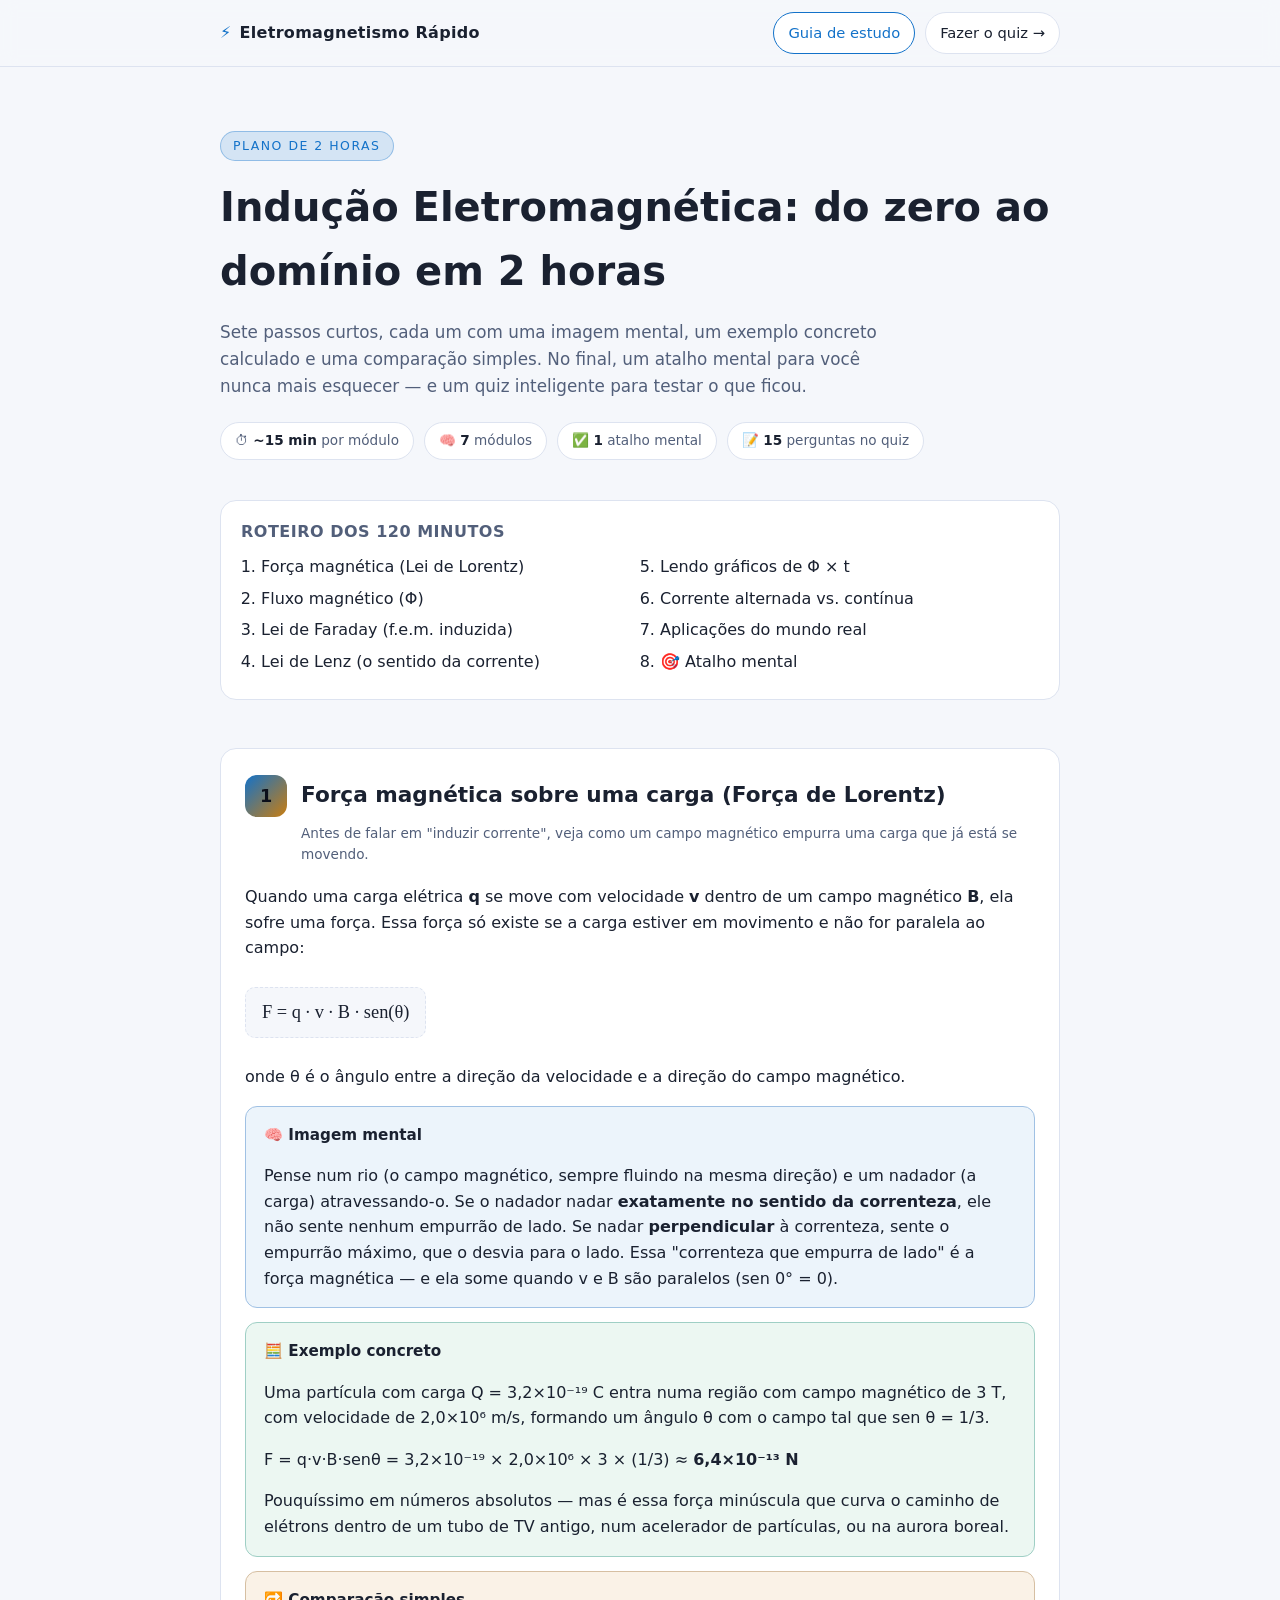
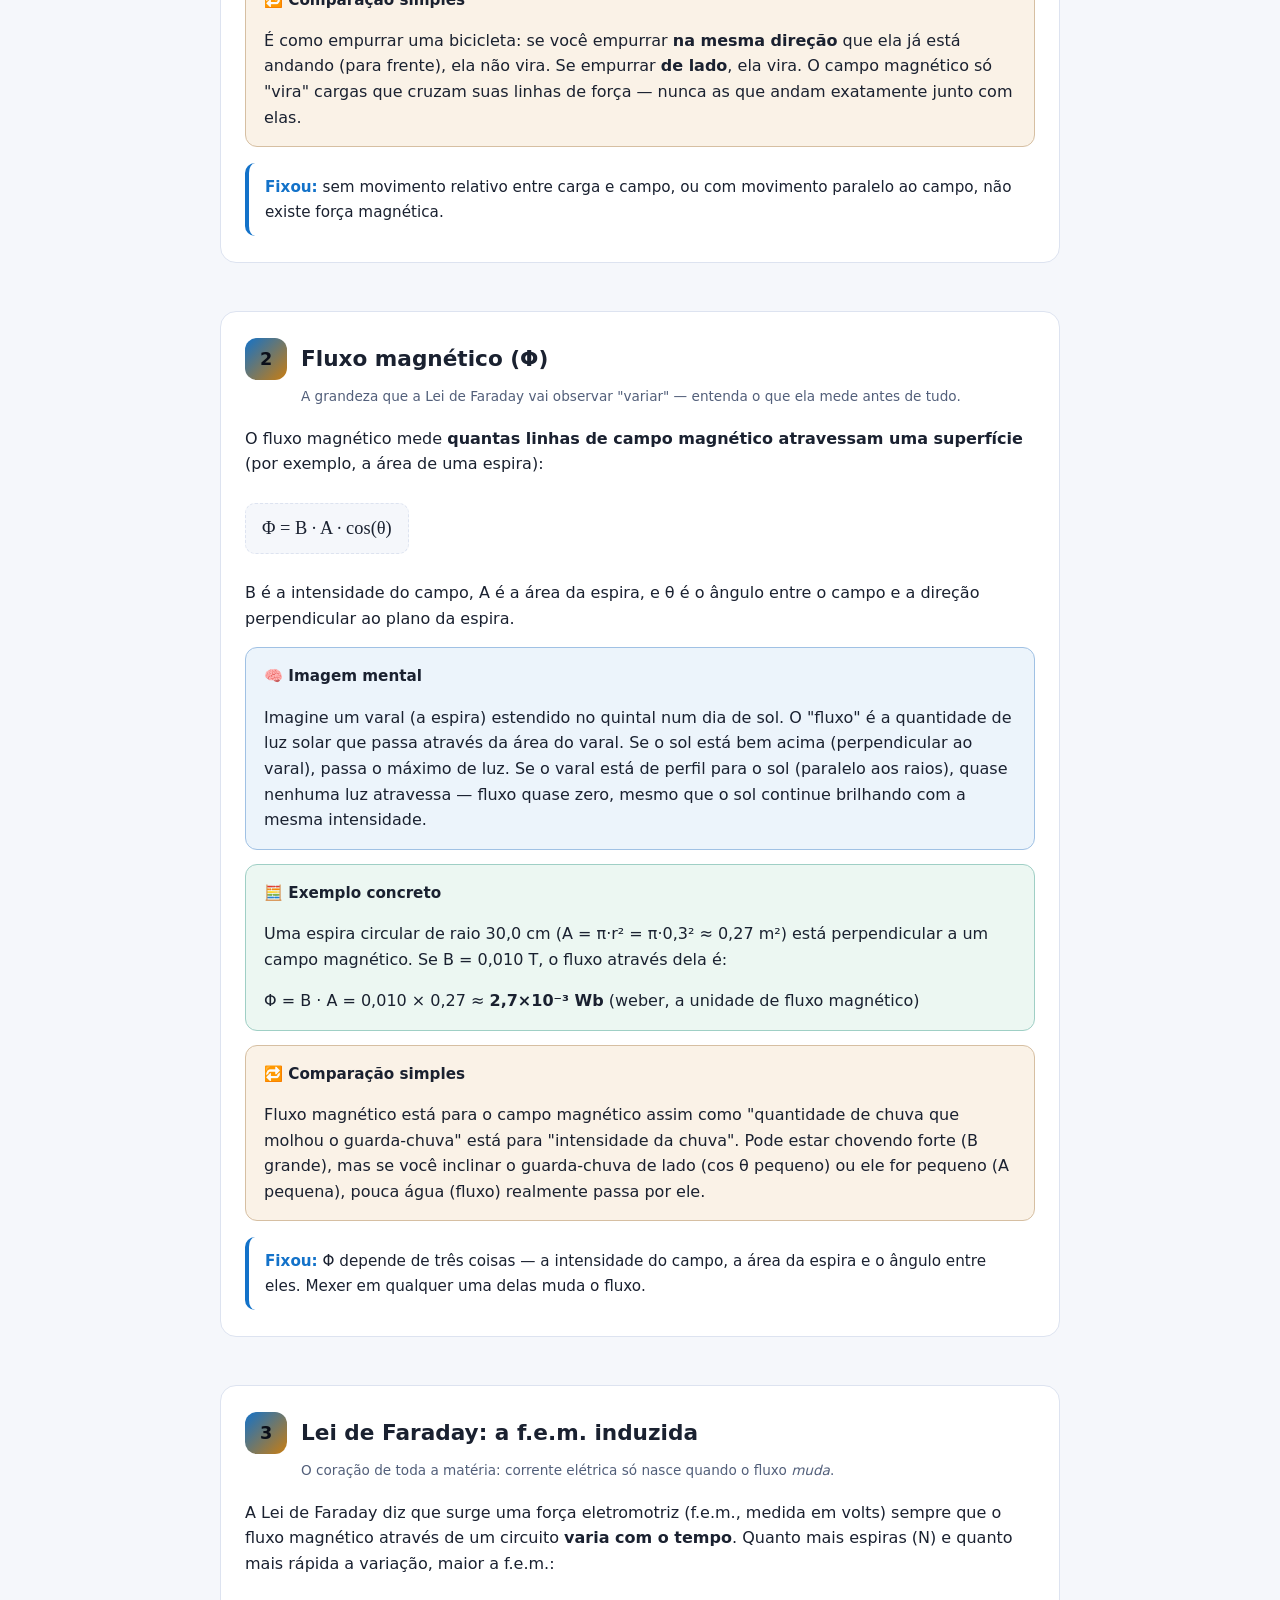
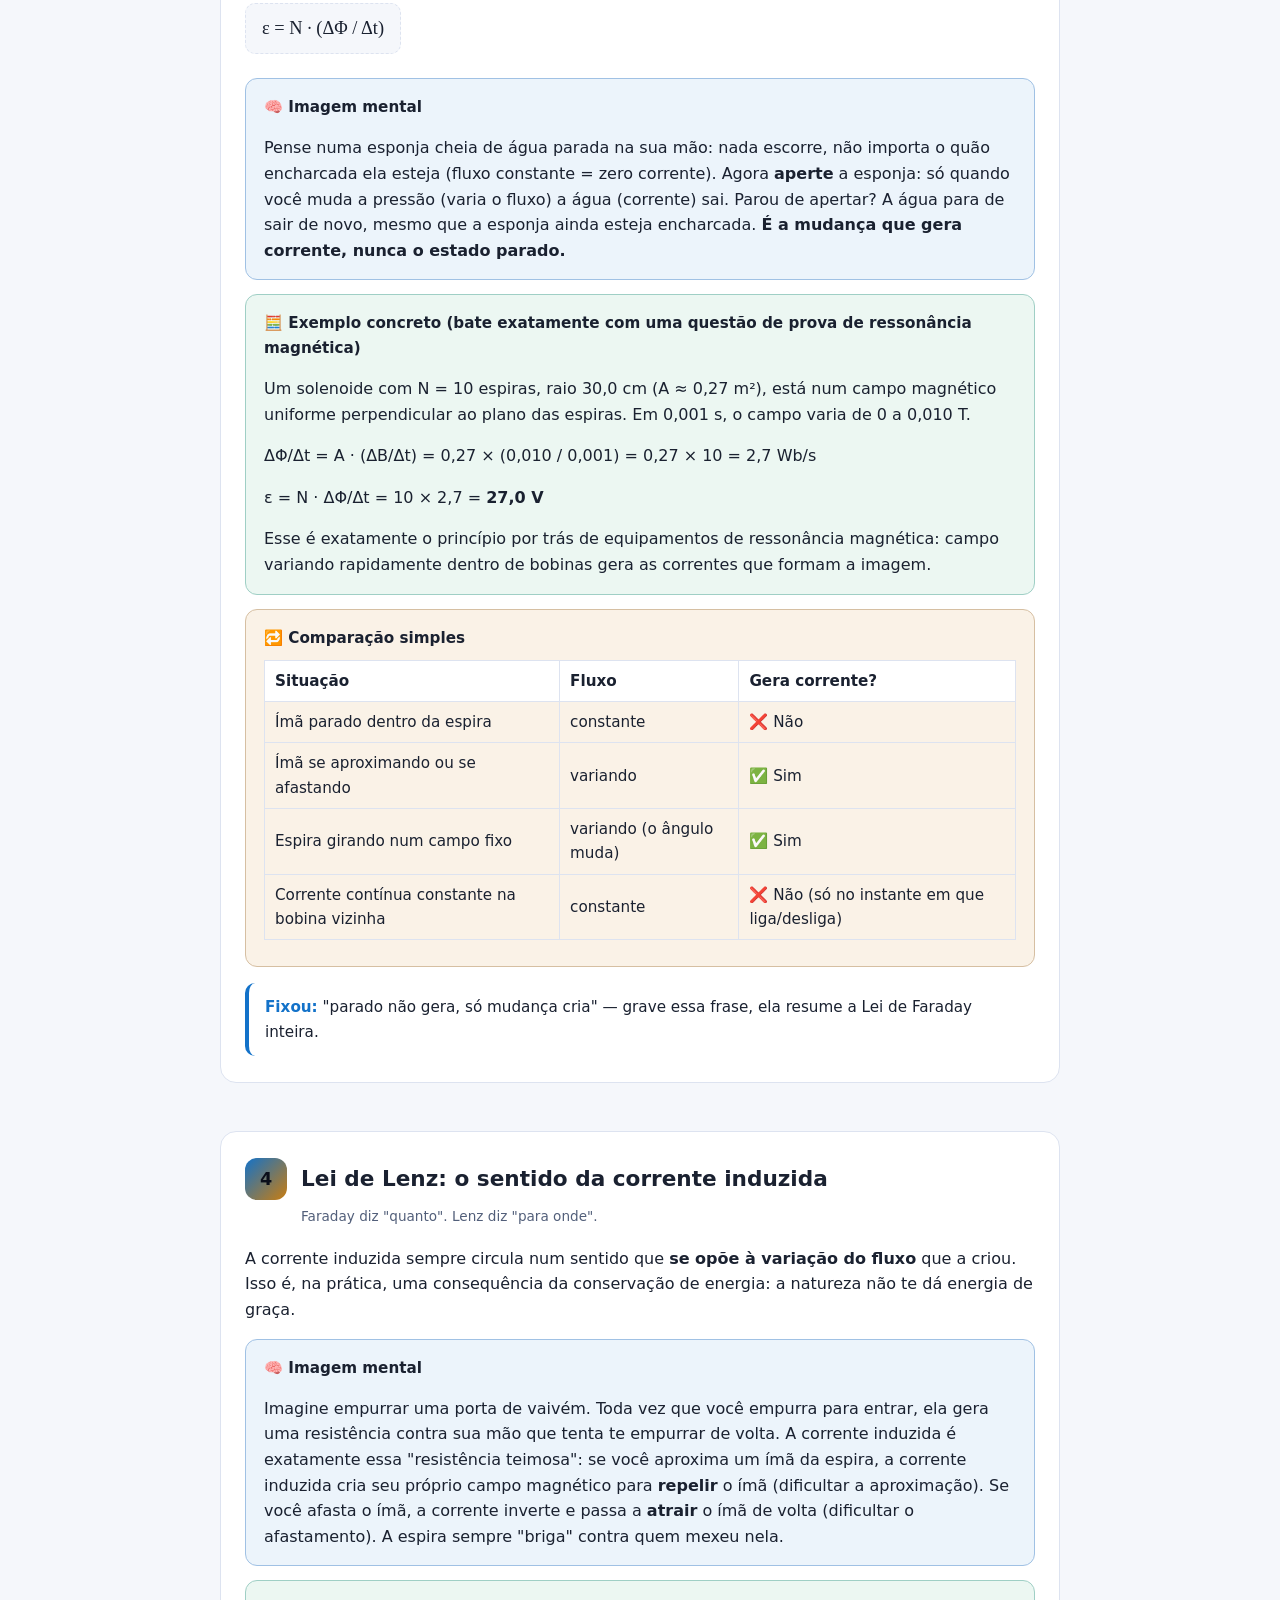
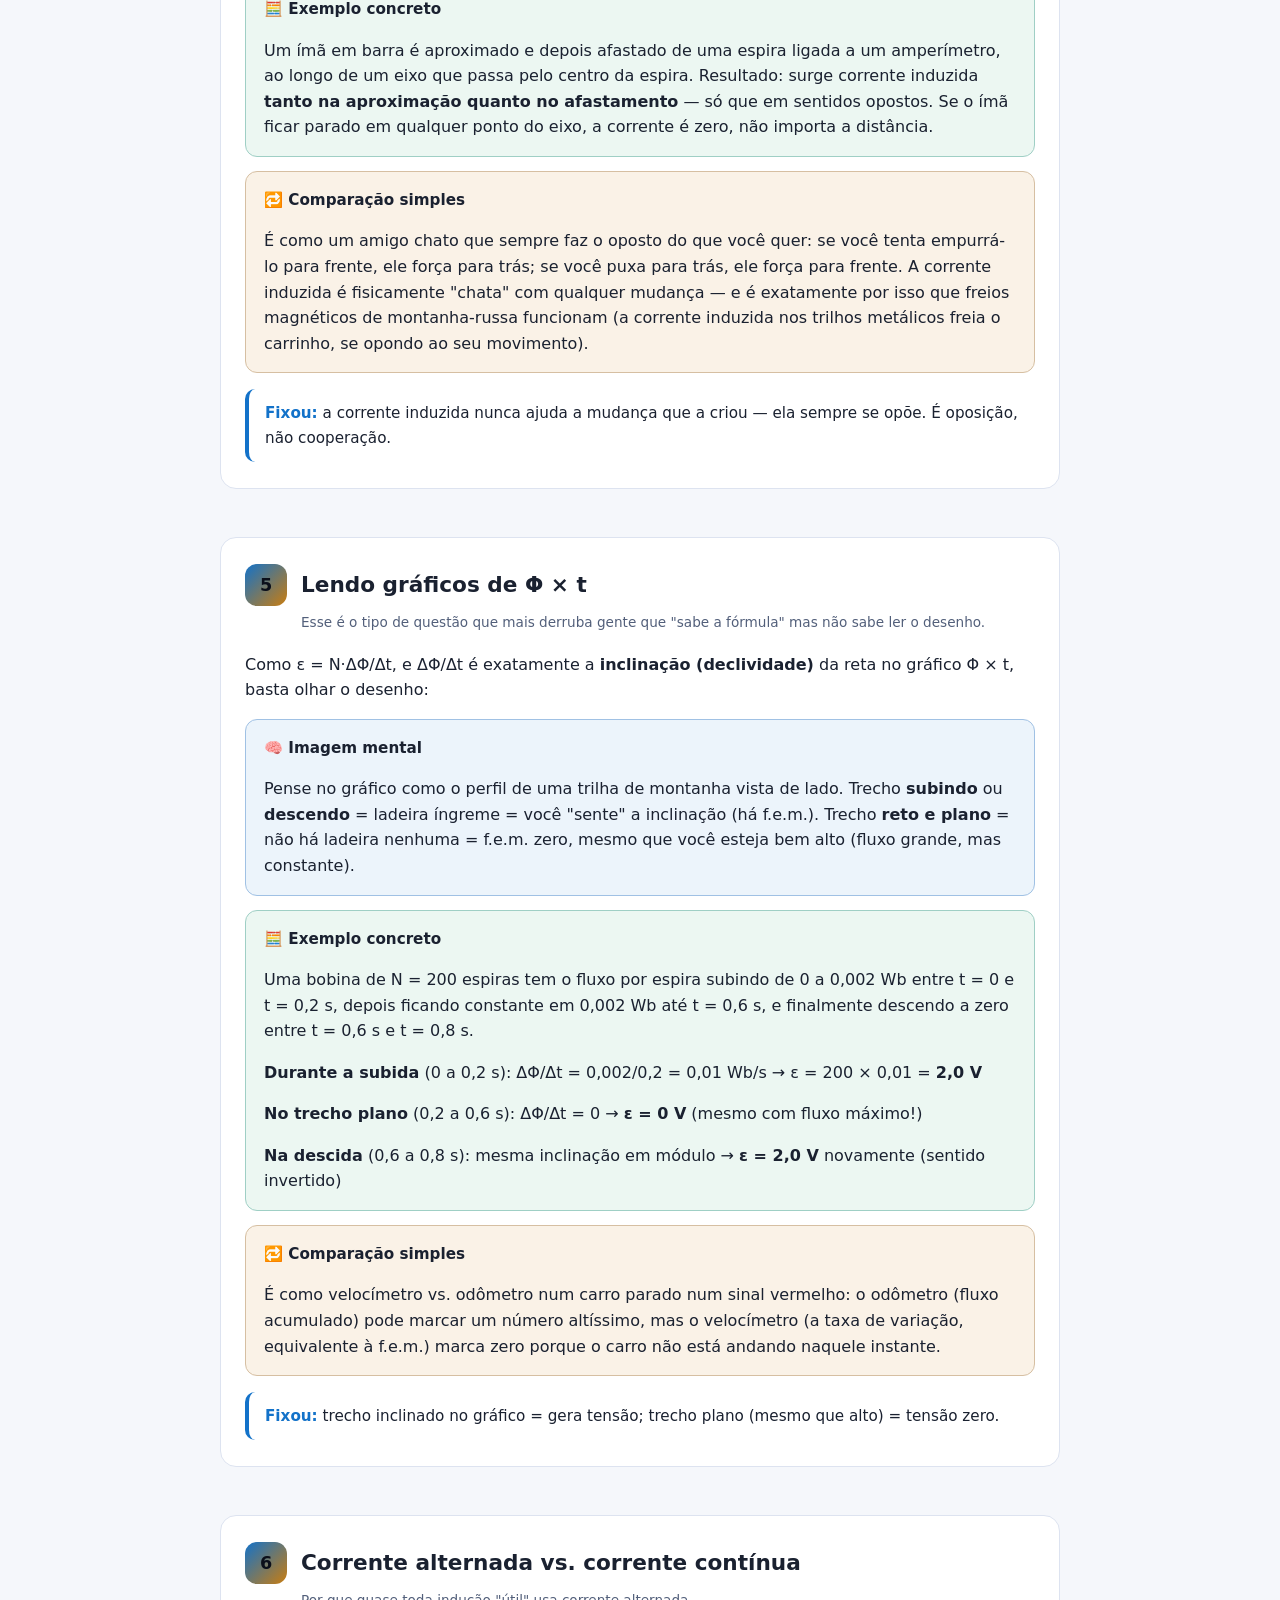
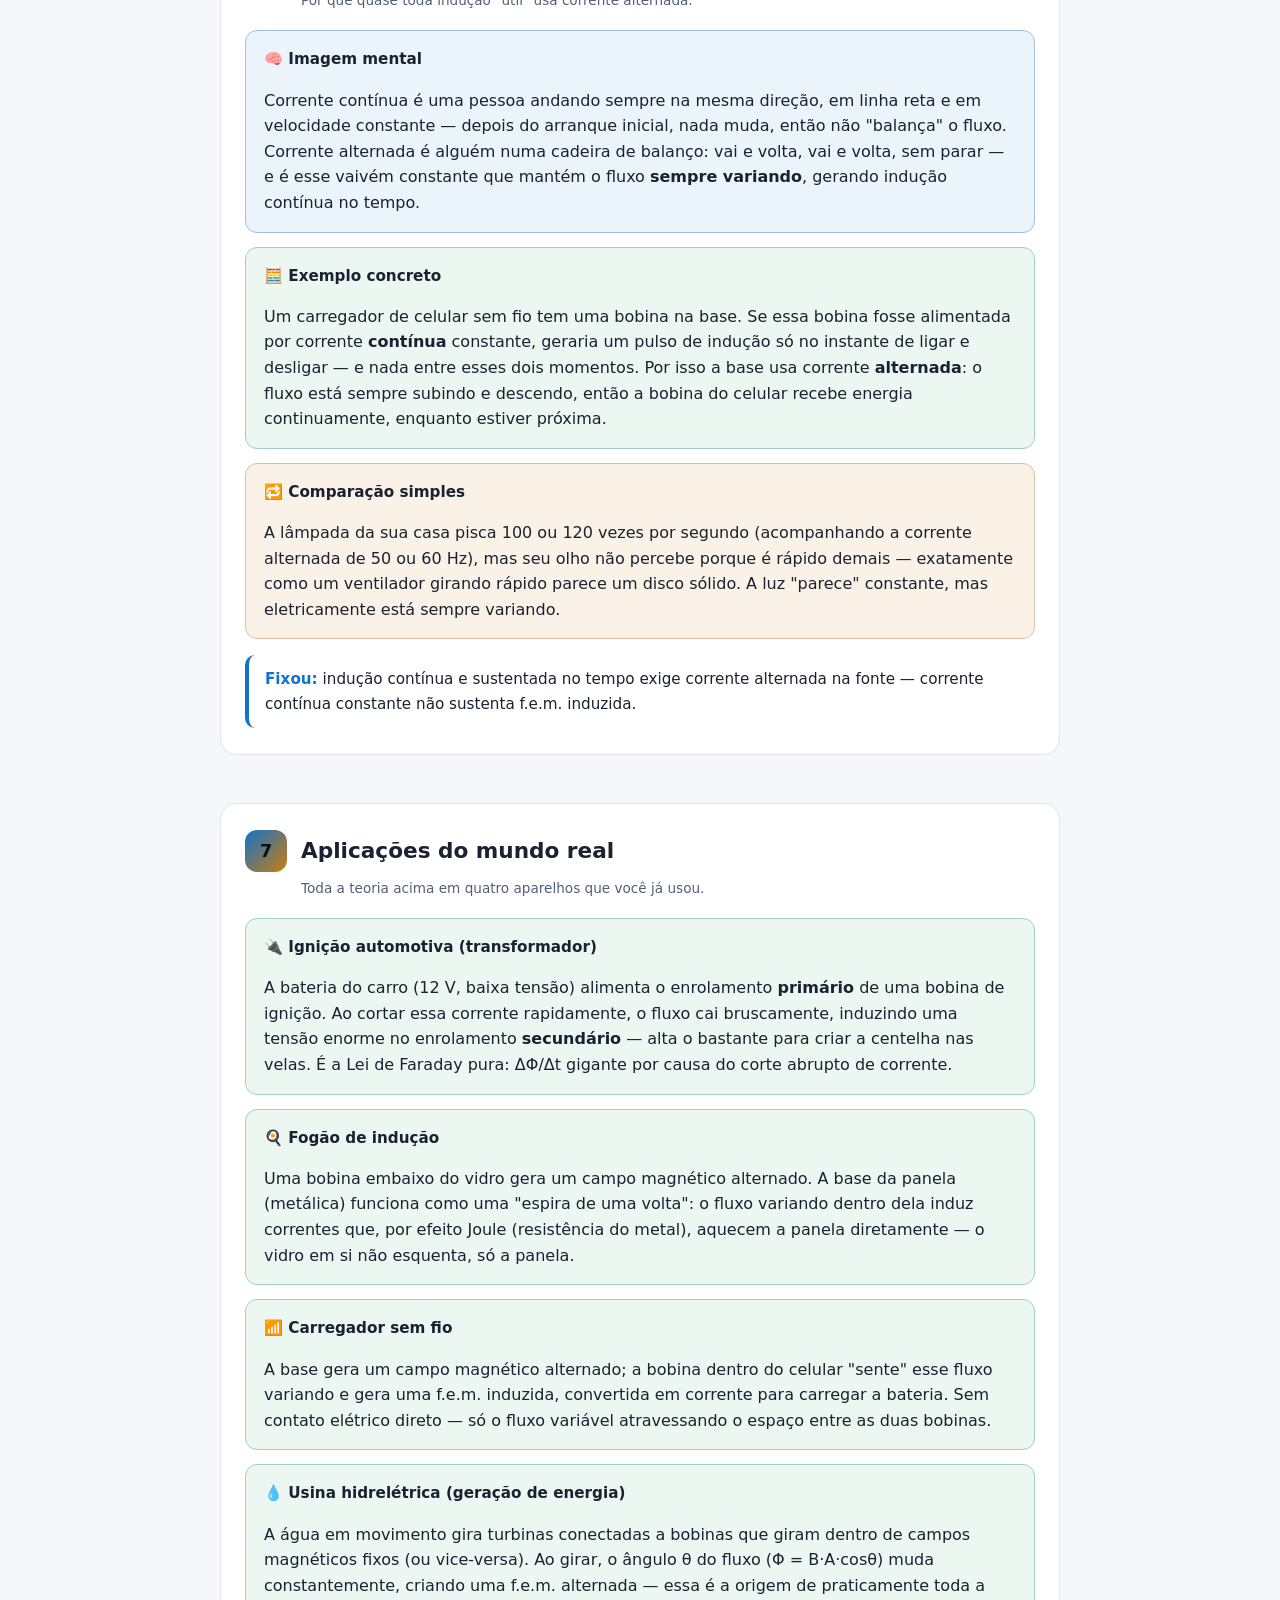
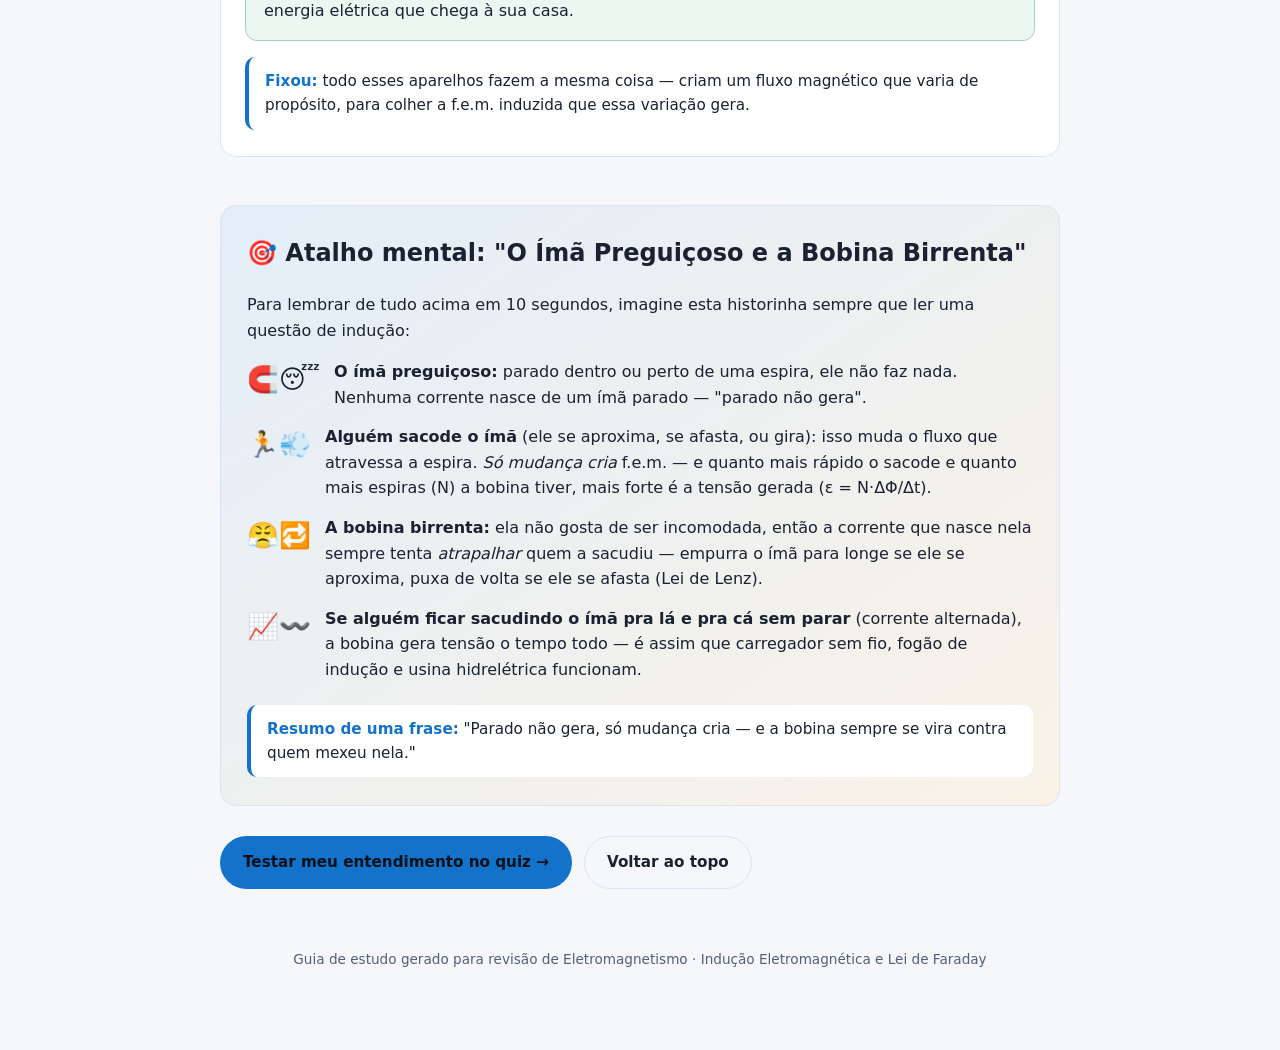
<file: index.html>
<!doctype html>
<html lang="pt-BR">
<head>
<meta charset="UTF-8" />
<meta name="viewport" content="width=device-width, initial-scale=1.0" />
<title>Eletromagnetismo em 2 Horas — Guia de Estudo</title>
<meta name="description" content="Guia rápido de Indução Eletromagnética e Lei de Faraday: imagens mentais, exemplos concretos, comparações simples e um atalho mental." />
<link rel="stylesheet" href="style.css" />
</head>
<body>

<div class="top-nav">
  <div class="top-nav-inner">
    <a class="brand" href="index.html"><span class="spark">⚡</span> Eletromagnetismo Rápido</a>
    <div class="nav-links">
      <a href="index.html" class="active">Guia de estudo</a>
      <a href="quiz.html">Fazer o quiz →</a>
    </div>
  </div>
</div>

<div class="wrap">

  <header class="hero">
    <span class="kicker">Plano de 2 horas</span>
    <h1>Indução Eletromagnética: do zero ao domínio em 2 horas</h1>
    <p class="subtitle">Sete passos curtos, cada um com uma imagem mental, um exemplo concreto calculado e uma comparação simples. No final, um atalho mental para você nunca mais esquecer — e um quiz inteligente para testar o que ficou.</p>

    <div class="timebar">
      <span class="pill">⏱ <b>~15 min</b> por módulo</span>
      <span class="pill">🧠 <b>7</b> módulos</span>
      <span class="pill">✅ <b>1</b> atalho mental</span>
      <span class="pill">📝 <b>15</b> perguntas no quiz</span>
    </div>
  </header>

  <nav class="toc" aria-label="Sumário">
    <h2>Roteiro dos 120 minutos</h2>
    <ol>
      <li><a href="#m1">Força magnética (Lei de Lorentz)</a></li>
      <li><a href="#m2">Fluxo magnético (Φ)</a></li>
      <li><a href="#m3">Lei de Faraday (f.e.m. induzida)</a></li>
      <li><a href="#m4">Lei de Lenz (o sentido da corrente)</a></li>
      <li><a href="#m5">Lendo gráficos de Φ × t</a></li>
      <li><a href="#m6">Corrente alternada vs. contínua</a></li>
      <li><a href="#m7">Aplicações do mundo real</a></li>
      <li><a href="#atalho">🎯 Atalho mental</a></li>
    </ol>
  </nav>

  <!-- MODULE 1 -->
  <section class="module" id="m1">
    <div class="module-head">
      <div class="module-num">1</div>
      <h2>Força magnética sobre uma carga (Força de Lorentz)</h2>
    </div>
    <p class="module-tag">Antes de falar em "induzir corrente", veja como um campo magnético empurra uma carga que já está se movendo.</p>

    <p>Quando uma carga elétrica <b>q</b> se move com velocidade <b>v</b> dentro de um campo magnético <b>B</b>, ela sofre uma força. Essa força só existe se a carga estiver em movimento e não for paralela ao campo:</p>
    <div class="formula">F = q · v · B · sen(θ)</div>
    <p>onde θ é o ângulo entre a direção da velocidade e a direção do campo magnético.</p>

    <div class="box image">
      <h3>🧠 Imagem mental</h3>
      <p>Pense num rio (o campo magnético, sempre fluindo na mesma direção) e um nadador (a carga) atravessando-o. Se o nadador nadar <b>exatamente no sentido da correnteza</b>, ele não sente nenhum empurrão de lado. Se nadar <b>perpendicular</b> à correnteza, sente o empurrão máximo, que o desvia para o lado. Essa "correnteza que empurra de lado" é a força magnética — e ela some quando v e B são paralelos (sen 0° = 0).</p>
    </div>

    <div class="box example">
      <h3>🧮 Exemplo concreto</h3>
      <p>Uma partícula com carga Q = 3,2×10⁻¹⁹ C entra numa região com campo magnético de 3 T, com velocidade de 2,0×10⁶ m/s, formando um ângulo θ com o campo tal que sen θ = 1/3.</p>
      <p>F = q·v·B·senθ = 3,2×10⁻¹⁹ × 2,0×10⁶ × 3 × (1/3) ≈ <b>6,4×10⁻¹³ N</b></p>
      <p>Pouquíssimo em números absolutos — mas é essa força minúscula que curva o caminho de elétrons dentro de um tubo de TV antigo, num acelerador de partículas, ou na aurora boreal.</p>
    </div>

    <div class="box compare">
      <h3>🔁 Comparação simples</h3>
      <p>É como empurrar uma bicicleta: se você empurrar <b>na mesma direção</b> que ela já está andando (para frente), ela não vira. Se empurrar <b>de lado</b>, ela vira. O campo magnético só "vira" cargas que cruzam suas linhas de força — nunca as que andam exatamente junto com elas.</p>
    </div>

    <div class="recall"><b>Fixou:</b> sem movimento relativo entre carga e campo, ou com movimento paralelo ao campo, não existe força magnética.</div>
  </section>

  <!-- MODULE 2 -->
  <section class="module" id="m2">
    <div class="module-head">
      <div class="module-num">2</div>
      <h2>Fluxo magnético (Φ)</h2>
    </div>
    <p class="module-tag">A grandeza que a Lei de Faraday vai observar "variar" — entenda o que ela mede antes de tudo.</p>

    <p>O fluxo magnético mede <b>quantas linhas de campo magnético atravessam uma superfície</b> (por exemplo, a área de uma espira):</p>
    <div class="formula">Φ = B · A · cos(θ)</div>
    <p>B é a intensidade do campo, A é a área da espira, e θ é o ângulo entre o campo e a direção perpendicular ao plano da espira.</p>

    <div class="box image">
      <h3>🧠 Imagem mental</h3>
      <p>Imagine um varal (a espira) estendido no quintal num dia de sol. O "fluxo" é a quantidade de luz solar que passa através da área do varal. Se o sol está bem acima (perpendicular ao varal), passa o máximo de luz. Se o varal está de perfil para o sol (paralelo aos raios), quase nenhuma luz atravessa — fluxo quase zero, mesmo que o sol continue brilhando com a mesma intensidade.</p>
    </div>

    <div class="box example">
      <h3>🧮 Exemplo concreto</h3>
      <p>Uma espira circular de raio 30,0 cm (A = π·r² = π·0,3² ≈ 0,27 m²) está perpendicular a um campo magnético. Se B = 0,010 T, o fluxo através dela é:</p>
      <p>Φ = B · A = 0,010 × 0,27 ≈ <b>2,7×10⁻³ Wb</b> (weber, a unidade de fluxo magnético)</p>
    </div>

    <div class="box compare">
      <h3>🔁 Comparação simples</h3>
      <p>Fluxo magnético está para o campo magnético assim como "quantidade de chuva que molhou o guarda-chuva" está para "intensidade da chuva". Pode estar chovendo forte (B grande), mas se você inclinar o guarda-chuva de lado (cos θ pequeno) ou ele for pequeno (A pequena), pouca água (fluxo) realmente passa por ele.</p>
    </div>

    <div class="recall"><b>Fixou:</b> Φ depende de três coisas — a intensidade do campo, a área da espira e o ângulo entre eles. Mexer em qualquer uma delas muda o fluxo.</div>
  </section>

  <!-- MODULE 3 -->
  <section class="module" id="m3">
    <div class="module-head">
      <div class="module-num">3</div>
      <h2>Lei de Faraday: a f.e.m. induzida</h2>
    </div>
    <p class="module-tag">O coração de toda a matéria: corrente elétrica só nasce quando o fluxo <i>muda</i>.</p>

    <p>A Lei de Faraday diz que surge uma força eletromotriz (f.e.m., medida em volts) sempre que o fluxo magnético através de um circuito <b>varia com o tempo</b>. Quanto mais espiras (N) e quanto mais rápida a variação, maior a f.e.m.:</p>
    <div class="formula">ε = N · (ΔΦ / Δt)</div>

    <div class="box image">
      <h3>🧠 Imagem mental</h3>
      <p>Pense numa esponja cheia de água parada na sua mão: nada escorre, não importa o quão encharcada ela esteja (fluxo constante = zero corrente). Agora <b>aperte</b> a esponja: só quando você muda a pressão (varia o fluxo) a água (corrente) sai. Parou de apertar? A água para de sair de novo, mesmo que a esponja ainda esteja encharcada. <b>É a mudança que gera corrente, nunca o estado parado.</b></p>
    </div>

    <div class="box example">
      <h3>🧮 Exemplo concreto (bate exatamente com uma questão de prova de ressonância magnética)</h3>
      <p>Um solenoide com N = 10 espiras, raio 30,0 cm (A ≈ 0,27 m²), está num campo magnético uniforme perpendicular ao plano das espiras. Em 0,001 s, o campo varia de 0 a 0,010 T.</p>
      <p>ΔΦ/Δt = A · (ΔB/Δt) = 0,27 × (0,010 / 0,001) = 0,27 × 10 = 2,7 Wb/s</p>
      <p>ε = N · ΔΦ/Δt = 10 × 2,7 = <b>27,0 V</b></p>
      <p>Esse é exatamente o princípio por trás de equipamentos de ressonância magnética: campo variando rapidamente dentro de bobinas gera as correntes que formam a imagem.</p>
    </div>

    <div class="box compare">
      <h3>🔁 Comparação simples</h3>
      <table class="compare-table">
        <tr><th>Situação</th><th>Fluxo</th><th>Gera corrente?</th></tr>
        <tr><td>Ímã parado dentro da espira</td><td>constante</td><td>❌ Não</td></tr>
        <tr><td>Ímã se aproximando ou se afastando</td><td>variando</td><td>✅ Sim</td></tr>
        <tr><td>Espira girando num campo fixo</td><td>variando (o ângulo muda)</td><td>✅ Sim</td></tr>
        <tr><td>Corrente contínua constante na bobina vizinha</td><td>constante</td><td>❌ Não (só no instante em que liga/desliga)</td></tr>
      </table>
    </div>

    <div class="recall"><b>Fixou:</b> "parado não gera, só mudança cria" — grave essa frase, ela resume a Lei de Faraday inteira.</div>
  </section>

  <!-- MODULE 4 -->
  <section class="module" id="m4">
    <div class="module-head">
      <div class="module-num">4</div>
      <h2>Lei de Lenz: o sentido da corrente induzida</h2>
    </div>
    <p class="module-tag">Faraday diz "quanto". Lenz diz "para onde".</p>

    <p>A corrente induzida sempre circula num sentido que <b>se opõe à variação do fluxo</b> que a criou. Isso é, na prática, uma consequência da conservação de energia: a natureza não te dá energia de graça.</p>

    <div class="box image">
      <h3>🧠 Imagem mental</h3>
      <p>Imagine empurrar uma porta de vaivém. Toda vez que você empurra para entrar, ela gera uma resistência contra sua mão que tenta te empurrar de volta. A corrente induzida é exatamente essa "resistência teimosa": se você aproxima um ímã da espira, a corrente induzida cria seu próprio campo magnético para <b>repelir</b> o ímã (dificultar a aproximação). Se você afasta o ímã, a corrente inverte e passa a <b>atrair</b> o ímã de volta (dificultar o afastamento). A espira sempre "briga" contra quem mexeu nela.</p>
    </div>

    <div class="box example">
      <h3>🧮 Exemplo concreto</h3>
      <p>Um ímã em barra é aproximado e depois afastado de uma espira ligada a um amperímetro, ao longo de um eixo que passa pelo centro da espira. Resultado: surge corrente induzida <b>tanto na aproximação quanto no afastamento</b> — só que em sentidos opostos. Se o ímã ficar parado em qualquer ponto do eixo, a corrente é zero, não importa a distância.</p>
    </div>

    <div class="box compare">
      <h3>🔁 Comparação simples</h3>
      <p>É como um amigo chato que sempre faz o oposto do que você quer: se você tenta empurrá-lo para frente, ele força para trás; se você puxa para trás, ele força para frente. A corrente induzida é fisicamente "chata" com qualquer mudança — e é exatamente por isso que freios magnéticos de montanha-russa funcionam (a corrente induzida nos trilhos metálicos freia o carrinho, se opondo ao seu movimento).</p>
    </div>

    <div class="recall"><b>Fixou:</b> a corrente induzida nunca ajuda a mudança que a criou — ela sempre se opõe. É oposição, não cooperação.</div>
  </section>

  <!-- MODULE 5 -->
  <section class="module" id="m5">
    <div class="module-head">
      <div class="module-num">5</div>
      <h2>Lendo gráficos de Φ × t</h2>
    </div>
    <p class="module-tag">Esse é o tipo de questão que mais derruba gente que "sabe a fórmula" mas não sabe ler o desenho.</p>

    <p>Como ε = N·ΔΦ/Δt, e ΔΦ/Δt é exatamente a <b>inclinação (declividade)</b> da reta no gráfico Φ × t, basta olhar o desenho:</p>

    <div class="box image">
      <h3>🧠 Imagem mental</h3>
      <p>Pense no gráfico como o perfil de uma trilha de montanha vista de lado. Trecho <b>subindo</b> ou <b>descendo</b> = ladeira íngreme = você "sente" a inclinação (há f.e.m.). Trecho <b>reto e plano</b> = não há ladeira nenhuma = f.e.m. zero, mesmo que você esteja bem alto (fluxo grande, mas constante).</p>
    </div>

    <div class="box example">
      <h3>🧮 Exemplo concreto</h3>
      <p>Uma bobina de N = 200 espiras tem o fluxo por espira subindo de 0 a 0,002 Wb entre t = 0 e t = 0,2 s, depois ficando constante em 0,002 Wb até t = 0,6 s, e finalmente descendo a zero entre t = 0,6 s e t = 0,8 s.</p>
      <p><b>Durante a subida</b> (0 a 0,2 s): ΔΦ/Δt = 0,002/0,2 = 0,01 Wb/s → ε = 200 × 0,01 = <b>2,0 V</b></p>
      <p><b>No trecho plano</b> (0,2 a 0,6 s): ΔΦ/Δt = 0 → <b>ε = 0 V</b> (mesmo com fluxo máximo!)</p>
      <p><b>Na descida</b> (0,6 a 0,8 s): mesma inclinação em módulo → <b>ε = 2,0 V</b> novamente (sentido invertido)</p>
    </div>

    <div class="box compare">
      <h3>🔁 Comparação simples</h3>
      <p>É como velocímetro vs. odômetro num carro parado num sinal vermelho: o odômetro (fluxo acumulado) pode marcar um número altíssimo, mas o velocímetro (a taxa de variação, equivalente à f.e.m.) marca zero porque o carro não está andando naquele instante.</p>
    </div>

    <div class="recall"><b>Fixou:</b> trecho inclinado no gráfico = gera tensão; trecho plano (mesmo que alto) = tensão zero.</div>
  </section>

  <!-- MODULE 6 -->
  <section class="module" id="m6">
    <div class="module-head">
      <div class="module-num">6</div>
      <h2>Corrente alternada vs. corrente contínua</h2>
    </div>
    <p class="module-tag">Por que quase toda indução "útil" usa corrente alternada.</p>

    <div class="box image">
      <h3>🧠 Imagem mental</h3>
      <p>Corrente contínua é uma pessoa andando sempre na mesma direção, em linha reta e em velocidade constante — depois do arranque inicial, nada muda, então não "balança" o fluxo. Corrente alternada é alguém numa cadeira de balanço: vai e volta, vai e volta, sem parar — e é esse vaivém constante que mantém o fluxo <b>sempre variando</b>, gerando indução contínua no tempo.</p>
    </div>

    <div class="box example">
      <h3>🧮 Exemplo concreto</h3>
      <p>Um carregador de celular sem fio tem uma bobina na base. Se essa bobina fosse alimentada por corrente <b>contínua</b> constante, geraria um pulso de indução só no instante de ligar e desligar — e nada entre esses dois momentos. Por isso a base usa corrente <b>alternada</b>: o fluxo está sempre subindo e descendo, então a bobina do celular recebe energia continuamente, enquanto estiver próxima.</p>
    </div>

    <div class="box compare">
      <h3>🔁 Comparação simples</h3>
      <p>A lâmpada da sua casa pisca 100 ou 120 vezes por segundo (acompanhando a corrente alternada de 50 ou 60 Hz), mas seu olho não percebe porque é rápido demais — exatamente como um ventilador girando rápido parece um disco sólido. A luz "parece" constante, mas eletricamente está sempre variando.</p>
    </div>

    <div class="recall"><b>Fixou:</b> indução contínua e sustentada no tempo exige corrente alternada na fonte — corrente contínua constante não sustenta f.e.m. induzida.</div>
  </section>

  <!-- MODULE 7 -->
  <section class="module" id="m7">
    <div class="module-head">
      <div class="module-num">7</div>
      <h2>Aplicações do mundo real</h2>
    </div>
    <p class="module-tag">Toda a teoria acima em quatro aparelhos que você já usou.</p>

    <div class="box example">
      <h3>🔌 Ignição automotiva (transformador)</h3>
      <p>A bateria do carro (12 V, baixa tensão) alimenta o enrolamento <b>primário</b> de uma bobina de ignição. Ao cortar essa corrente rapidamente, o fluxo cai bruscamente, induzindo uma tensão enorme no enrolamento <b>secundário</b> — alta o bastante para criar a centelha nas velas. É a Lei de Faraday pura: ΔΦ/Δt gigante por causa do corte abrupto de corrente.</p>
    </div>

    <div class="box example">
      <h3>🍳 Fogão de indução</h3>
      <p>Uma bobina embaixo do vidro gera um campo magnético alternado. A base da panela (metálica) funciona como uma "espira de uma volta": o fluxo variando dentro dela induz correntes que, por efeito Joule (resistência do metal), aquecem a panela diretamente — o vidro em si não esquenta, só a panela.</p>
    </div>

    <div class="box example">
      <h3>📶 Carregador sem fio</h3>
      <p>A base gera um campo magnético alternado; a bobina dentro do celular "sente" esse fluxo variando e gera uma f.e.m. induzida, convertida em corrente para carregar a bateria. Sem contato elétrico direto — só o fluxo variável atravessando o espaço entre as duas bobinas.</p>
    </div>

    <div class="box example">
      <h3>💧 Usina hidrelétrica (geração de energia)</h3>
      <p>A água em movimento gira turbinas conectadas a bobinas que giram dentro de campos magnéticos fixos (ou vice-versa). Ao girar, o ângulo θ do fluxo (Φ = B·A·cosθ) muda constantemente, criando uma f.e.m. alternada — essa é a origem de praticamente toda a energia elétrica que chega à sua casa.</p>
    </div>

    <div class="recall"><b>Fixou:</b> todo esses aparelhos fazem a mesma coisa — criam um fluxo magnético que varia de propósito, para colher a f.e.m. induzida que essa variação gera.</div>
  </section>

  <!-- MNEMONIC -->
  <section class="mnemonic" id="atalho">
    <h2>🎯 Atalho mental: "O Ímã Preguiçoso e a Bobina Birrenta"</h2>
    <p>Para lembrar de tudo acima em 10 segundos, imagine esta historinha sempre que ler uma questão de indução:</p>

    <div class="story-step">
      <div class="story-emoji">🧲😴</div>
      <div><b>O ímã preguiçoso:</b> parado dentro ou perto de uma espira, ele não faz nada. Nenhuma corrente nasce de um ímã parado — "parado não gera".</div>
    </div>
    <div class="story-step">
      <div class="story-emoji">🏃💨</div>
      <div><b>Alguém sacode o ímã</b> (ele se aproxima, se afasta, ou gira): isso muda o fluxo que atravessa a espira. <i>Só mudança cria</i> f.e.m. — e quanto mais rápido o sacode e quanto mais espiras (N) a bobina tiver, mais forte é a tensão gerada (ε = N·ΔΦ/Δt).</div>
    </div>
    <div class="story-step">
      <div class="story-emoji">😤🔁</div>
      <div><b>A bobina birrenta:</b> ela não gosta de ser incomodada, então a corrente que nasce nela sempre tenta <i>atrapalhar</i> quem a sacudiu — empurra o ímã para longe se ele se aproxima, puxa de volta se ele se afasta (Lei de Lenz).</div>
    </div>
    <div class="story-step">
      <div class="story-emoji">📈〰️</div>
      <div><b>Se alguém ficar sacudindo o ímã pra lá e pra cá sem parar</b> (corrente alternada), a bobina gera tensão o tempo todo — é assim que carregador sem fio, fogão de indução e usina hidrelétrica funcionam.</div>
    </div>

    <div class="recall" style="margin-top:22px;"><b>Resumo de uma frase:</b> "Parado não gera, só mudança cria — e a bobina sempre se vira contra quem mexeu nela."</div>
  </section>

  <div class="cta-row">
    <a class="btn primary" href="quiz.html">Testar meu entendimento no quiz →</a>
    <a class="btn ghost" href="#m1">Voltar ao topo</a>
  </div>

  <footer>Guia de estudo gerado para revisão de Eletromagnetismo · Indução Eletromagnética e Lei de Faraday</footer>
</div>

</body>
</html>
</file>
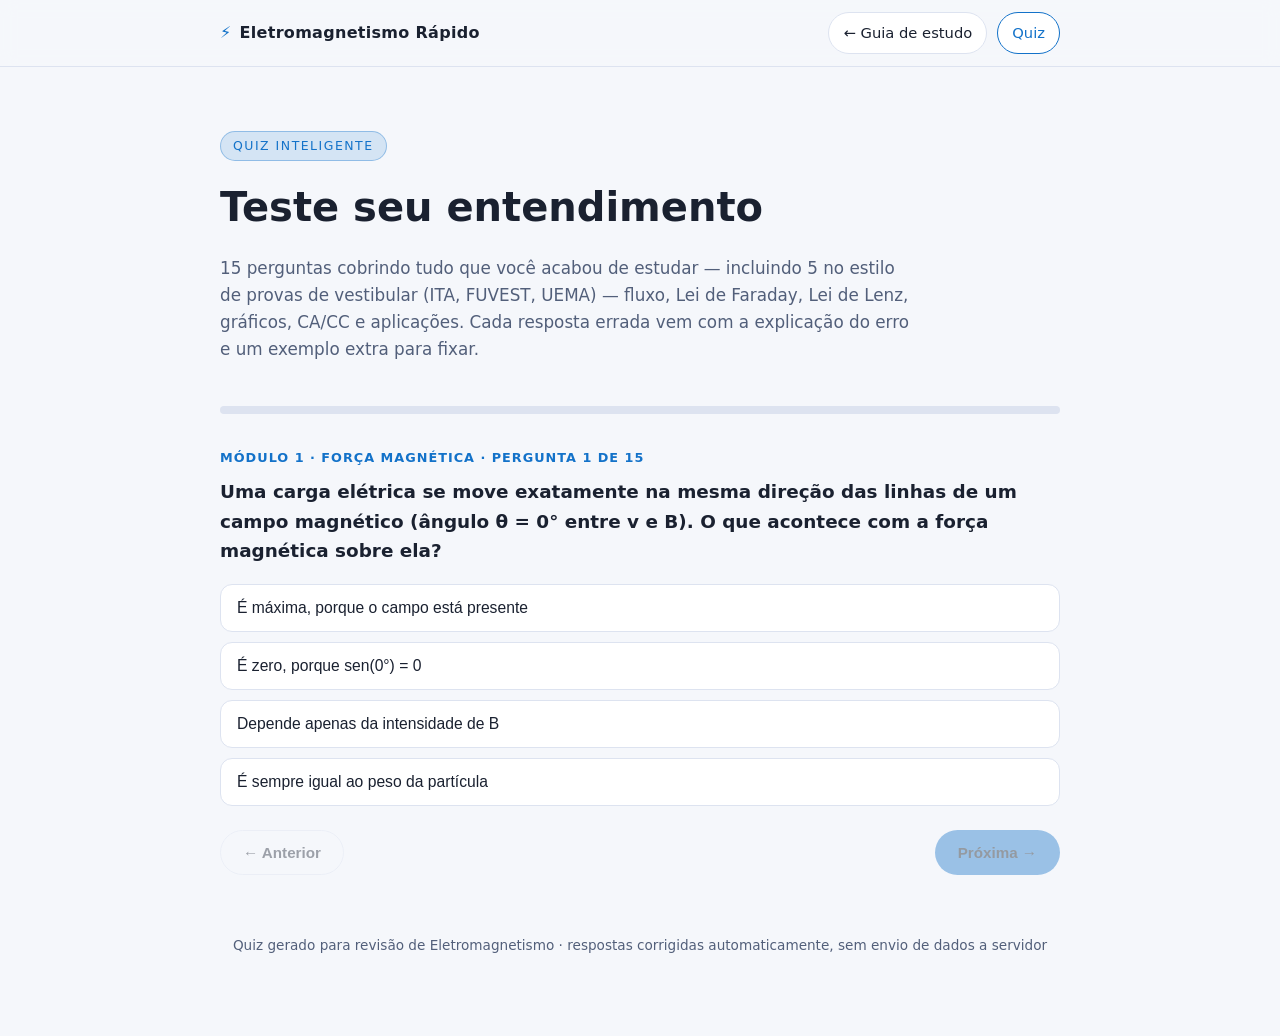
<file: quiz.html>
<!doctype html>
<html lang="pt-BR">
<head>
<meta charset="UTF-8" />
<meta name="viewport" content="width=device-width, initial-scale=1.0" />
<title>Quiz — Eletromagnetismo em 2 Horas</title>
<meta name="description" content="Quiz inteligente de Indução Eletromagnética com correção, explicação dos erros e exemplos para melhorar rápido." />
<link rel="stylesheet" href="style.css" />
</head>
<body>

<div class="top-nav">
  <div class="top-nav-inner">
    <a class="brand" href="index.html"><span class="spark">⚡</span> Eletromagnetismo Rápido</a>
    <div class="nav-links">
      <a href="index.html">← Guia de estudo</a>
      <a href="quiz.html" class="active">Quiz</a>
    </div>
  </div>
</div>

<div class="wrap">
  <header class="hero">
    <span class="kicker">Quiz inteligente</span>
    <h1>Teste seu entendimento</h1>
    <p class="subtitle">15 perguntas cobrindo tudo que você acabou de estudar — incluindo 5 no estilo de provas de vestibular (ITA, FUVEST, UEMA) — fluxo, Lei de Faraday, Lei de Lenz, gráficos, CA/CC e aplicações. Cada resposta errada vem com a explicação do erro e um exemplo extra para fixar.</p>
  </header>

  <div class="progress-wrap"><div id="progress-bar"></div></div>

  <div id="quiz-root"></div>

  <div id="results">
    <h2>Resultado</h2>
    <div class="score-ring" id="score-ring" style="--pct:0"><span id="score-text">0/15</span></div>
    <p id="score-msg" style="color:var(--muted); max-width:55ch; margin:0 auto 26px;"></p>
    <div id="review-list" style="text-align:left;"></div>
    <div class="cta-row" style="justify-content:center;">
      <button class="btn primary" id="retry-btn" type="button">Refazer o quiz</button>
      <a class="btn ghost" href="index.html">Rever o guia de estudo</a>
    </div>
  </div>

  <footer>Quiz gerado para revisão de Eletromagnetismo · respostas corrigidas automaticamente, sem envio de dados a servidor</footer>
</div>

<script src="quiz.js"></script>
</body>
</html>
</file>
<file: style.css>
:root {
  --bg: #0f1420;
  --bg-soft: #161d2e;
  --card: #1b2538;
  --text: #e7ecf7;
  --muted: #a7b2c9;
  --accent: #5ec8ff;
  --accent2: #ffcc5e;
  --good: #5ee6a0;
  --bad: #ff6b7a;
  --border: #2a3550;
  --radius: 16px;
}

@media (prefers-color-scheme: light) {
  :root {
    --bg: #f5f7fb;
    --bg-soft: #ffffff;
    --card: #ffffff;
    --text: #1a2130;
    --muted: #525f7a;
    --accent: #1372c9;
    --accent2: #c97d10;
    --good: #0e9f5f;
    --bad: #d83a4a;
    --border: #dde3f0;
  }
}
:root[data-theme="dark"] {
  --bg: #0f1420; --bg-soft: #161d2e; --card: #1b2538; --text: #e7ecf7;
  --muted: #a7b2c9; --accent: #5ec8ff; --accent2: #ffcc5e; --good: #5ee6a0;
  --bad: #ff6b7a; --border: #2a3550;
}
:root[data-theme="light"] {
  --bg: #f5f7fb; --bg-soft: #ffffff; --card: #ffffff; --text: #1a2130;
  --muted: #525f7a; --accent: #1372c9; --accent2: #c97d10; --good: #0e9f5f;
  --bad: #d83a4a; --border: #dde3f0;
}

* { box-sizing: border-box; }
html, body { margin: 0; padding: 0; }
body {
  background: var(--bg);
  color: var(--text);
  font-family: "Segoe UI", system-ui, -apple-system, Roboto, Arial, sans-serif;
  line-height: 1.6;
  overflow-x: hidden;
}

.wrap {
  max-width: 880px;
  margin: 0 auto;
  padding: 28px 20px 80px;
}

.top-nav {
  position: sticky;
  top: 0;
  z-index: 50;
  background: color-mix(in srgb, var(--bg) 88%, transparent);
  backdrop-filter: blur(8px);
  border-bottom: 1px solid var(--border);
}
.top-nav-inner {
  max-width: 880px;
  margin: 0 auto;
  padding: 12px 20px;
  display: flex;
  align-items: center;
  justify-content: space-between;
  gap: 12px;
  flex-wrap: wrap;
}
.brand { font-weight: 800; letter-spacing: 0.3px; color: var(--text); text-decoration: none; display:flex; align-items:center; gap:8px; }
.brand .spark { color: var(--accent); }
.nav-links { display: flex; gap: 10px; flex-wrap: wrap; }
.nav-links a {
  color: var(--text);
  text-decoration: none;
  font-size: 0.92rem;
  padding: 8px 14px;
  border-radius: 999px;
  border: 1px solid var(--border);
  background: var(--bg-soft);
  white-space: nowrap;
}
.nav-links a.active, .nav-links a:hover { border-color: var(--accent); color: var(--accent); }

header.hero {
  padding: 36px 0 8px;
}
.kicker {
  display: inline-block;
  font-size: 0.78rem;
  letter-spacing: 1.5px;
  text-transform: uppercase;
  color: var(--accent);
  background: color-mix(in srgb, var(--accent) 14%, transparent);
  border: 1px solid color-mix(in srgb, var(--accent) 35%, transparent);
  padding: 4px 12px;
  border-radius: 999px;
  margin-bottom: 14px;
}
h1 { font-size: clamp(1.7rem, 4vw, 2.5rem); margin: 0 0 10px; }
.subtitle { color: var(--muted); font-size: 1.05rem; max-width: 65ch; }

.timebar {
  display: flex;
  gap: 10px;
  margin: 22px 0 6px;
  flex-wrap: wrap;
}
.pill {
  background: var(--card);
  border: 1px solid var(--border);
  border-radius: 999px;
  padding: 7px 14px;
  font-size: 0.85rem;
  color: var(--muted);
}
.pill b { color: var(--text); }

nav.toc {
  background: var(--card);
  border: 1px solid var(--border);
  border-radius: var(--radius);
  padding: 18px 20px;
  margin: 26px 0;
}
nav.toc h2 { margin: 0 0 10px; font-size: 1rem; color: var(--muted); font-weight: 700; text-transform: uppercase; letter-spacing: 0.5px;}
nav.toc ol { margin: 0; padding-left: 20px; columns: 2; gap: 20px; }
nav.toc li { margin-bottom: 6px; }
nav.toc a { color: var(--text); text-decoration: none; }
nav.toc a:hover { color: var(--accent); }
@media (max-width: 640px) { nav.toc ol { columns: 1; } }

section.module {
  margin: 48px 0;
  padding: 26px 24px;
  background: var(--card);
  border: 1px solid var(--border);
  border-radius: var(--radius);
  scroll-margin-top: 90px;
}
.module-head {
  display: flex;
  align-items: center;
  gap: 14px;
  margin-bottom: 6px;
}
.module-num {
  flex: none;
  width: 42px; height: 42px;
  border-radius: 12px;
  background: linear-gradient(135deg, var(--accent), var(--accent2));
  color: #0b0f1a;
  font-weight: 800;
  display: flex; align-items: center; justify-content: center;
  font-size: 1.1rem;
}
.module-head h2 { margin: 0; font-size: 1.35rem; }
.module-tag { color: var(--muted); font-size: 0.85rem; margin: 0 0 18px 56px; }

.box {
  border-radius: 12px;
  padding: 16px 18px;
  margin: 14px 0;
  border: 1px solid var(--border);
}
.box h3 { margin: 0 0 8px; font-size: 0.95rem; display:flex; align-items:center; gap:8px;}
.box.image { background: color-mix(in srgb, var(--accent) 8%, var(--bg-soft)); border-color: color-mix(in srgb, var(--accent) 30%, var(--border)); }
.box.example { background: color-mix(in srgb, var(--good) 8%, var(--bg-soft)); border-color: color-mix(in srgb, var(--good) 30%, var(--border)); }
.box.compare { background: color-mix(in srgb, var(--accent2) 10%, var(--bg-soft)); border-color: color-mix(in srgb, var(--accent2) 35%, var(--border)); }
.box p:last-child { margin-bottom: 0; }

.formula {
  font-family: "Cambria Math", Georgia, serif;
  font-size: 1.15rem;
  background: var(--bg);
  border: 1px dashed var(--border);
  border-radius: 10px;
  padding: 10px 16px;
  display: inline-block;
  margin: 10px 0;
}

table.compare-table { width: 100%; border-collapse: collapse; margin: 10px 0; font-size: 0.95rem; }
table.compare-table th, table.compare-table td { border: 1px solid var(--border); padding: 8px 10px; text-align: left; }
table.compare-table th { background: var(--bg-soft); }

.recall {
  margin-top: 16px;
  padding: 12px 16px;
  border-radius: 10px;
  background: var(--bg-soft);
  border-left: 4px solid var(--accent);
  font-size: 0.95rem;
}
.recall b { color: var(--accent); }

.mnemonic {
  background: linear-gradient(145deg, color-mix(in srgb, var(--accent) 12%, var(--card)), color-mix(in srgb, var(--accent2) 10%, var(--card)));
  border: 1px solid var(--border);
  border-radius: var(--radius);
  padding: 28px 26px;
}
.mnemonic h2 { margin-top: 0; }
.story-step {
  display: flex;
  gap: 14px;
  margin: 14px 0;
  align-items: flex-start;
}
.story-emoji { font-size: 1.6rem; flex: none; }

.cta-row { display: flex; gap: 12px; flex-wrap: wrap; margin-top: 30px; }
.btn {
  display: inline-block;
  padding: 13px 22px;
  border-radius: 999px;
  text-decoration: none;
  font-weight: 700;
  font-size: 0.95rem;
  border: 1px solid transparent;
}
.btn.primary { background: var(--accent); color: #06111c; }
.btn.ghost { background: transparent; border-color: var(--border); color: var(--text); }
.btn.primary:hover { opacity: 0.9; }
.btn.ghost:hover { border-color: var(--accent); color: var(--accent); }

footer { margin-top: 60px; color: var(--muted); font-size: 0.85rem; text-align: center; }

/* Quiz-specific */
.progress-wrap { background: var(--border); border-radius: 999px; height: 8px; overflow: hidden; margin: 18px 0 30px; }
#progress-bar { height: 100%; width: 0%; background: linear-gradient(90deg, var(--accent), var(--accent2)); transition: width 0.3s ease; }

.quiz-card { display: none; }
.quiz-card.active { display: block; }
.quiz-card .qtag { color: var(--accent); font-size: 0.8rem; text-transform: uppercase; letter-spacing: 1px; font-weight: 700; }
.quiz-card h3 { margin: 8px 0 18px; font-size: 1.15rem; }
.options { display: flex; flex-direction: column; gap: 10px; }
.option {
  text-align: left;
  padding: 14px 16px;
  border-radius: 12px;
  border: 1px solid var(--border);
  background: var(--bg-soft);
  color: var(--text);
  cursor: pointer;
  font-size: 0.98rem;
  transition: all 0.15s ease;
}
.option:hover:not(:disabled) { border-color: var(--accent); }
.option.correct { background: color-mix(in srgb, var(--good) 22%, var(--bg-soft)); border-color: var(--good); }
.option.incorrect { background: color-mix(in srgb, var(--bad) 20%, var(--bg-soft)); border-color: var(--bad); }
.option:disabled { cursor: default; }

.feedback {
  margin-top: 18px;
  padding: 16px 18px;
  border-radius: 12px;
  display: none;
}
.feedback.show { display: block; }
.feedback.ok { background: color-mix(in srgb, var(--good) 14%, var(--bg-soft)); border: 1px solid var(--good); }
.feedback.no { background: color-mix(in srgb, var(--bad) 14%, var(--bg-soft)); border: 1px solid var(--bad); }
.feedback .verdict { font-weight: 800; margin-bottom: 6px; }
.feedback .verdict.ok-text { color: var(--good); }
.feedback .verdict.no-text { color: var(--bad); }
.feedback .example { margin-top: 10px; padding-top: 10px; border-top: 1px dashed var(--border); font-size: 0.92rem; color: var(--muted); }
.feedback .example b { color: var(--text); }

.quiz-nav { display: flex; justify-content: space-between; margin-top: 24px; }

#results { display: none; text-align: center; }
#results.show { display: block; }
.score-ring {
  width: 150px; height: 150px; border-radius: 50%; margin: 10px auto 20px;
  display: flex; align-items: center; justify-content: center;
  font-size: 2.1rem; font-weight: 800;
  background: conic-gradient(var(--accent) calc(var(--pct, 0) * 1%), var(--border) 0);
}
.score-ring span { background: var(--bg); width: 118px; height: 118px; border-radius: 50%; display:flex; align-items:center; justify-content:center; }
.review-item { text-align: left; padding: 14px 16px; border-radius: 12px; border: 1px solid var(--border); margin-bottom: 10px; background: var(--bg-soft); }
.review-item.wrong { border-left: 4px solid var(--bad); }
.review-item.right { border-left: 4px solid var(--good); }
</file>
